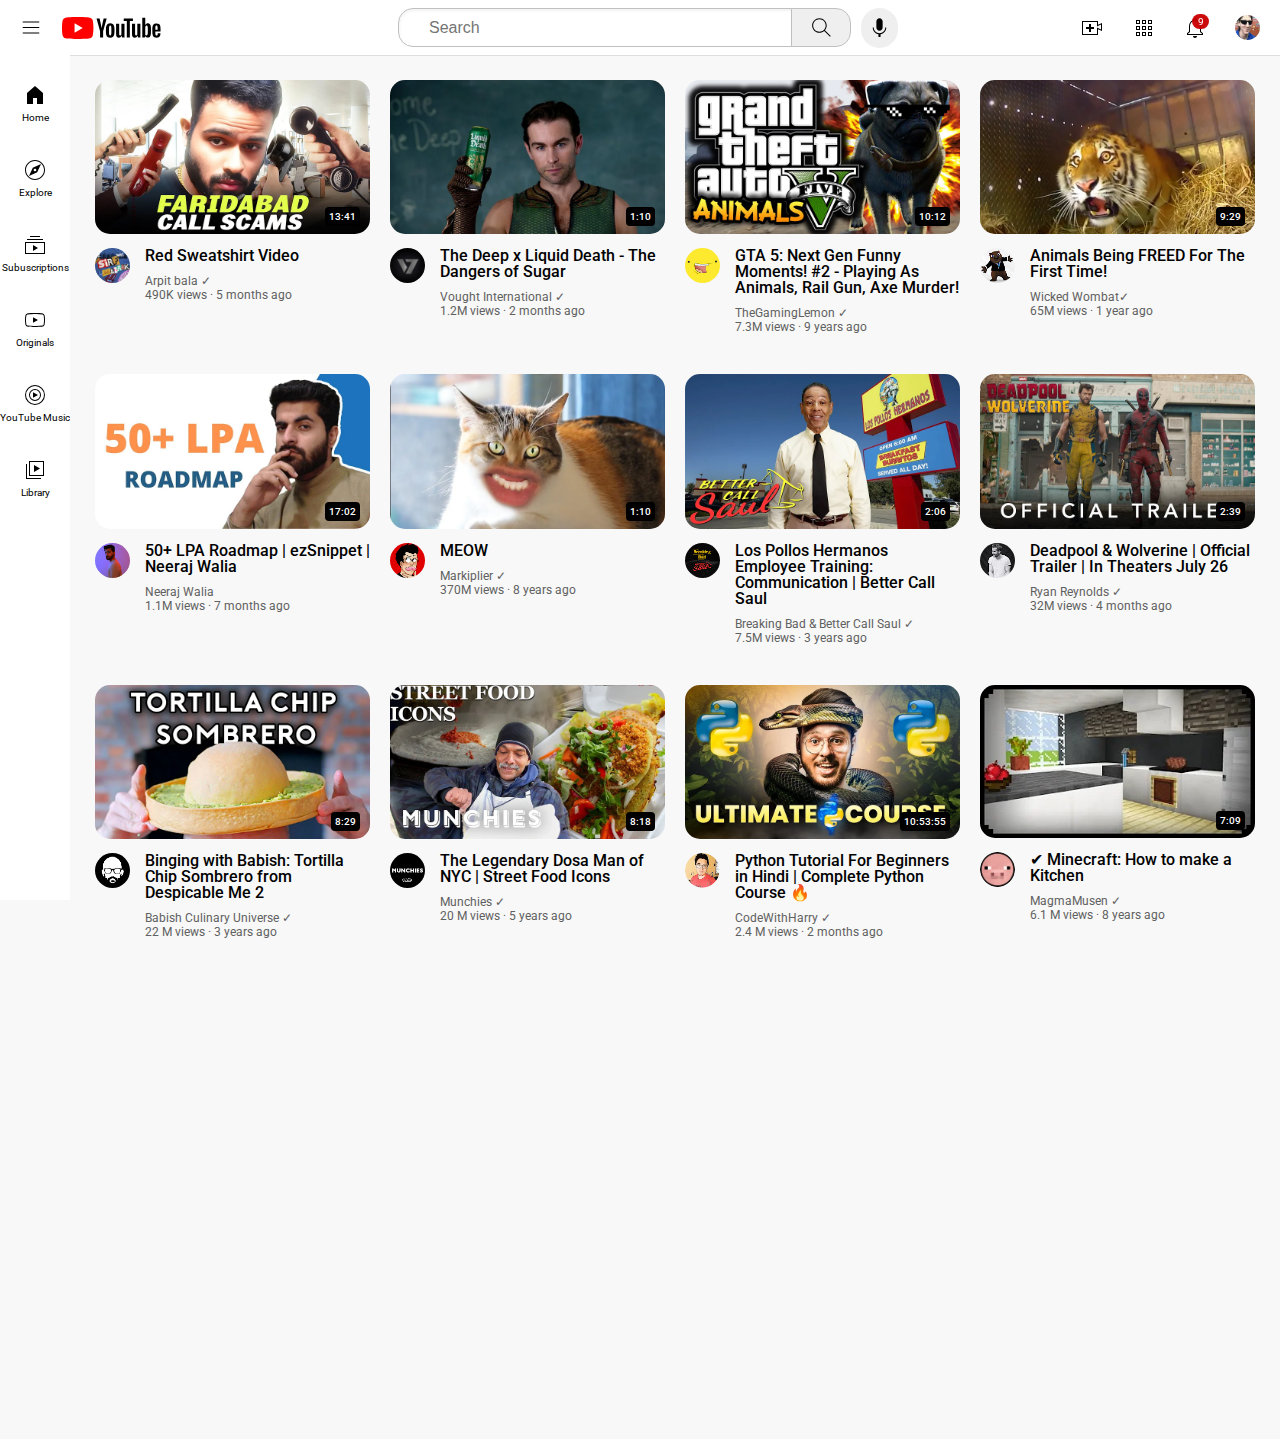
<file: index.html>
<!DOCTYPE html>
<html lang="en">

<head>
    <meta charset="UTF-8">
    <meta name="viewport" content="width=device-width, initial-scale=1.0">
    <title>Youtube</title>
    <link rel="stylesheet" href="css/general.css">
    <link rel="stylesheet" href="css/header.css">
    <link rel="stylesheet" href="css/video.css">
    <link rel="stylesheet" href="css/sidebar.css">
    <link rel="preconnect" href="https://fonts.googleapis.com">
    <link rel="preconnect" href="https://fonts.gstatic.com" crossorigin>
    <link rel="preconnect" href="https://fonts.googleapis.com">
    <link rel="preconnect" href="https://fonts.gstatic.com" crossorigin>
    <link href="https://fonts.googleapis.com/css2?family=Roboto:wght@300;400;500;700;900&display=swap" rel="stylesheet">
</head>

<body>

    <div class="header">
        <div class="header_left">
            <img src="assets/icons/hamburger-menu.svg" alt="hamburger-menu" class="ham-menu">
            <img src="assets/icons/youtube-logo.svg" alt="youtube-logo" class="logo">
        </div>
        <div class="header_mid">
            <input class="Search_bar" type="text" placeholder="Search">
            <button class="search-btn">
                <img src="assets/icons/search.svg" alt="search" class="search">
                <div class="tool-tip">Search</div>
            </button>
            <button class="voice-btn">
                <img src="assets/icons/voice-search-icon.svg" alt="voice-search" class="voice">
                <div class="tool-tip">Search  with your voice</div>
            </button>

        </div>
        <div class="header_right">
            <div class="upload-cont">
                <img src="assets/icons/upload.svg" alt="upload" class="upload">
                <div class="tool-tip">Create</div>
            </div>

            <div class="app-cont">
                <img src="assets/icons/youtube-apps.svg" alt="apps" class="apps">
                <div class="tool-tip">Youtube Apps</div>
            </div>

            <div class="noti-container">
                <img src="assets/icons/notifications.svg" alt="notifications" class="noti">
                <div class="noti-icon">9</div>
                <div class="tool-tip">Notifications</div>
            </div>
            <img src="assets/profile.pic/profile6.jpg" alt="Agent Orange" class="user">
        </div>
    </div>

    <div class="sbar">
        <div class="sidebar-link">
            <img src="assets/icons/home.svg" alt="home">
            <div>Home</div>
        </div>
        <div class="sidebar-link">
            <img src="assets/icons/explore.svg" alt="">
            <div>Explore</div>
        </div>
        <div class="sidebar-link">
            <img src="assets/icons/subscriptions.svg" alt="">
            <div>Subuscriptions</div>
        </div>
        <div class="sidebar-link">
            <img src="assets/icons/originals.svg" alt="">
            <div>Originals</div>
        </div>
        <div class="sidebar-link">
            <img src="assets/icons/youtube-music.svg" alt="">
            <div>YouTube Music</div>
        </div>
        <div class="sidebar-link">
            <img src="assets/icons/library.svg" alt="">
            <div>Library</div>
        </div>
    </div>



    <div class="vid-grid">
        <div class="video-preview">

            <div class="Trow">
                <a href="https://www.youtube.com/watch?v=DhEbZh7DFC0&pp=ygUVIFJlZCBTd2VhdHNoaXJ0IFZpZGVv">
                    <img src="assets\Thumbnail-pics\thumbnail_1.webp" alt="Thumbnail" class="thumbnail">
                </a>
                <div class="time">13:41</div>
            </div>

            <div class="vid-info-cont">
                <div class="pic-container">
                    <a href="https://www.youtube.com/@arpitbaala">
                        <img src="assets\profile.pic\profile1.jpg" alt="Author" class="profile-pic">

                    </a>
                </div>
                <div class="vid-info">
                    <p class="video-title">Red Sweatshirt Video</p>

                    <p class="video-author">Arpit bala &#10003;</p>
                    <p class="video-stats">490K views &#183; 5 months ago</p>
                </div>

            </div>

        </div>

        <div class="video-preview">

            <div class="Trow">
                <a href="https://www.youtube.com/watch?v=fsvikjIug60&pp=ygUvIFRoZSBEZWVwIHggTGlxdWlkIERlYXRoIC0gVGhlIERhbmdlcnMgb2YgU3VnYXI%3D">
                    <img src="assets\Thumbnail-pics\thumbnail_2.webp" alt="Thumbnail" class="thumbnail">
                </a>
                <div class="time">1:10</div>
            </div>

            <div class="vid-info-cont">
                <div class="pic-container">
                    <a href="https://www.youtube.com/@voughtintl">
                        <img src="assets\profile.pic\profile2.jpg" alt="Author" class="profile-pic">

                    </a>
                </div>
                <div class="vid-info">
                    <p class="video-title">The Deep x Liquid Death - The Dangers of Sugar</p>

                    <p class="video-author">Vought International &#10003;</p>
                    <p class="video-stats">1.2M views &#183; 2 months ago</p>
                </div>

            </div>

        </div>

        <div class="video-preview">

            <div class="Trow">
                <a href="https://www.youtube.com/watch?v=33ojEMAXv4c&pp=ygVNR1RBIDU6IE5leHQgR2VuIEZ1bm55IE1vbWVudHMhICMyIC0gUGxheWluZyBBcyBBbmltYWxzLCBSYWlsIEd1biwgQXhlIE11cmRlciE%3D">
                    <img src="assets\Thumbnail-pics\thumbnail_3.webp" alt="Thumbnail" class="thumbnail">
                </a>
                <div class="time">10:12</div>
            </div>

            <div class="vid-info-cont">
                <div class="pic-container">
                    <a href="https://www.youtube.com/@TheGamingLemon">
                        <img src="assets\profile.pic\profile3.jpg" alt="Author" class="profile-pic">

                    </a>
                </div>
                <div class="vid-info">
                    <p class="video-title">GTA 5: Next Gen Funny Moments! #2 - Playing As Animals, Rail Gun, Axe Murder!</p>

                    <p class="video-author">TheGamingLemon &#10003;</p>
                    <p class="video-stats">7.3M views &#183; 9 years ago</p>
                </div>

            </div>

        </div>

        <div class="video-preview">

            <div class="Trow">
                <a href="https://www.youtube.com/watch?v=bSpOU-5aq-8&pp=ygUnQW5pbWFscyBCZWluZyBGUkVFRCBGb3IgVGhlIEZpcnN0IFRpbWUh">
                    <img src="assets\Thumbnail-pics\thumbnail_4.webp" alt="Thumbnail" class="thumbnail">
                </a>
                <div class="time">9:29</div>
            </div>

            <div class="vid-info-cont">
                <div class="pic-container">
                    <a href="https://www.youtube.com/@WickedWombat">
                        <img src="assets\profile.pic\profile4.jpg" alt="Author" class="profile-pic">

                    </a>
                </div>
                <div class="vid-info">
                    <p class="video-title">Animals Being FREED For The First Time!</p>

                    <p class="video-author">Wicked Wombat&#10003;</p>
                    <p class="video-stats">65M views &#183; 1 year ago</p>
                </div>

            </div>

        </div>

        <div class="video-preview">

            <div class="Trow">
                <a href="https://www.youtube.com/watch?v=lFqxenB9CX8&pp=ygUqNTArIExQQSBSb2FkbWFwIHwgZXpTbmlwcGV0IHwgTmVlcmFqIFdhbGlh">
                    <img src="assets\Thumbnail-pics\thumbnail_5.webp" alt="Thumbnail" class="thumbnail">
                </a>
                <div class="time">17:02</div>
            </div>

            <div class="vid-info-cont">
                <div class="pic-container">
                    <a href="https://www.youtube.com/@ezsnippat">
                        <img src="assets\profile.pic\profile5.jpg" alt="Author" class="profile-pic">
                    </a>
                </div>
                <div class="vid-info">
                    <p class="video-title">50+ LPA Roadmap | ezSnippet | Neeraj Walia</p>

                    <p class="video-author">Neeraj Walia</p>
                    <p class="video-stats">1.1M views &#183; 7 months ago</p>
                </div>

            </div>

        </div>

        <div class="video-preview">

            <div class="Trow">
                <a href="https://www.youtube.com/watch?v=ndsaoMFz9J4&pp=ygUPbWVvdyBtYXJraXBsaWVy">
                    <img src="assets\Thumbnail-pics\thumbnail_6.webp" alt="Thumbnail" class="thumbnail">
                </a>
                <div class="time">1:10</div>
            </div>

            <div class="vid-info-cont">
                <div class="pic-container">
                    <a href="https://www.youtube.com/@markiplier">
                        <img src="assets\profile.pic\profile7.jpg" alt="Author" class="profile-pic">

                    </a>
                </div>
                <div class="vid-info">
                    <p class="video-title">MEOW</p>

                    <p class="video-author">Markiplier &#10003;</p>
                    <p class="video-stats">370M views &#183; 8 years ago</p>
                </div>

            </div>

        </div>

        <div class="video-preview">

            <div class="Trow">
                <a href="https://www.youtube.com/watch?v=B9RgougnhiE&pp=ygVHTG9zIFBvbGxvcyBIZXJtYW5vcyBFbXBsb3llZSBUcmFpbmluZzogQ29tbXVuaWNhdGlvbiB8IEJldHRlciBDYWxsIFNhdWw%3D">
                    <img src="assets\Thumbnail-pics\thumbnail_7.webp" alt="Thumbnail" class="thumbnail">
                </a>
                <div class="time">2:06</div>
            </div>

            <div class="vid-info-cont">
                <div class="pic-container">
                    <a href="https://www.youtube.com/@breakingbad">
                        <img src="assets\profile.pic\profile8.jpg" alt="Author" class="profile-pic">

                    </a>
                </div>
                <div class="vid-info">
                    <p class="video-title">Los Pollos Hermanos Employee Training: Communication | Better Call Saul</p>

                    <p class="video-author">Breaking Bad & Better Call Saul &#10003;
                    </p>
                    <p class="video-stats">7.5M views &#183; 3 years ago</p>
                </div>

            </div>

        </div>

        <div class="video-preview">

            <div class="Trow">
                <a href="https://www.youtube.com/watch?v=cen0rBKLuYE">
                    <img src="assets\Thumbnail-pics\thumbnail_8.webp" alt="Thumbnail" class="thumbnail">
                </a>
                <div class="time">2:39</div>
            </div>

            <div class="vid-info-cont">
                <div class="pic-container">
                    <a href="https://www.youtube.com/@VancityReynolds">
                        <img src="assets\profile.pic\profile9.jpg" alt="Author" class="profile-pic">

                    </a>
                </div>
                <div class="vid-info">
                    <p class="video-title">Deadpool & Wolverine | Official Trailer | In Theaters July 26</p>

                    <p class="video-author">Ryan Reynolds &#10003;</p>
                    <p class="video-stats">32M views &#183; 4 months ago</p>
                </div>

            </div>

        </div>

        <div class="video-preview">

            <div class="Trow">
                <a href="https://www.youtube.com/watch?v=D_Y18GEjfNY&pp=ygVAQmluZ2luZyB3aXRoIEJhYmlzaDogVG9ydGlsbGEgQ2hpcCBTb21icmVybyBmcm9tIERlc3BpY2FibGUgTWUgMg%3D%3D">

                    <img src="assets\Thumbnail-pics\thumbnail_9.webp" alt="Thumbnail" class="thumbnail">
                </a>
                <div class="time">8:29</div>
            </div>

            <div class="vid-info-cont">
                <div class="pic-container">
                    <a href="https://www.youtube.com/@babishculinaryuniverse">
                        <img src="assets\profile.pic\profile10.jpg" alt="Author" class="profile-pic">

                    </a>
                </div>
                <div class="vid-info">
                    <p class="video-title">Binging with Babish: Tortilla Chip Sombrero from Despicable Me 2</p>

                    <p class="video-author">
                        Babish Culinary Universe &#10003;</p>
                    <p class="video-stats">22 M views &#183; 3 years ago</p>
                </div>

            </div>

        </div>

        <div class="video-preview">

            <div class="Trow">
                <a href="https://www.youtube.com/watch?v=sxt4YCIsn2I&pp=ygUxVGhlIExlZ2VuZGFyeSBEb3NhIE1hbiBvZiBOWUMgfCBTdHJlZXQgRm9vZCBJY29ucw%3D%3D">
                    <img src="assets\Thumbnail-pics\thumbnail_10.webp" alt="Thumbnail" class="thumbnail">
                </a>
                <div class="time">8:18</div>
            </div>

            <div class="vid-info-cont">
                <div class="pic-container">
                    <a href="https://www.youtube.com/@Munchies">
                        <img src="assets\profile.pic\profile11.jpg" alt="Author" class="profile-pic">

                    </a>
                </div>
                <div class="vid-info">
                    <p class="video-title">The Legendary Dosa Man of NYC | Street Food Icons</p>

                    <p class="video-author">
                        Munchies &#10003;
                    </p>
                    <p class="video-stats">20 M views &#183; 5 years ago</p>
                </div>

            </div>

        </div>

        <div class="video-preview">

            <div class="Trow">
                <a href="https://www.youtube.com/watch?v=UrsmFxEIp5k&pp=ygVFIFB5dGhvbiBUdXRvcmlhbCBGb3IgQmVnaW5uZXJzIGluIEhpbmRpIHwgQ29tcGxldGUgUHl0aG9uIENvdXJzZSDwn5Sl">
                    <img src="assets\Thumbnail-pics\thumbnail_11.webp" alt="Thumbnail" class="thumbnail">

                </a>
                <div class="time">10:53:55</div>
            </div>

            <div class="vid-info-cont">
                <div class="pic-container">
                    <a href="https://www.youtube.com/@CodeWithHarry">
                        <img src="assets\profile.pic\profile12.jpg" alt="Author" class="profile-pic">

                    </a>
                </div>
                <div class="vid-info">
                    <p class="video-title">Python Tutorial For Beginners in Hindi | Complete Python Course 🔥</p>

                    <p class="video-author">
                        CodeWithHarry &#10003;</p>
                    <p class="video-stats">2.4 M views &#183; 2 months ago</p>
                </div>

            </div>

        </div>

        <div class="video-preview">

            <div class="Trow">
                <a href="https://www.youtube.com/watch?v=ThpoYXPP69Q&pp=ygUxIOKclCBNaW5lY3JhZnQ6IEhvdyB0byBtYWtlIGEgS2l0Y2hlbiBtYWdtYSBtdXNlbg%3D%3D">

                    <img src="assets\Thumbnail-pics\thumbnail_12.webp" alt="Thumbnail" class="thumbnail">
                </a>
                <div class="time">7:09</div>
            </div>

            <div class="vid-info-cont">
                <div class="pic-container">
                    <a href="https://www.youtube.com/@MagmaMusen">
                        <img src="assets\profile.pic\profile13.jpg" alt="Author" class="profile-pic">

                    </a>
                </div>
                <div class="vid-info">
                    <p class="video-title">✔ Minecraft: How to make a Kitchen</p>

                    <p class="video-author">
                        MagmaMusen &#10003;</p>
                    <p class="video-stats">6.1 M views &#183; 8 years ago</p>
                </div>

            </div>

        </div>





    </div>





</body>

</html>
</file>
<file: css/general.css>
p {
    font-family: Roboto, Arial;
    margin: 0;
}

body {
    font-family: Roboto, Arial;
    margin: 0;
    padding-bottom: 500px;
    padding-top: 80px;
    padding-left: 95px;
    padding-right: 25px;
    background-color: rgb(248, 248, 248);
}
</file>
<file: css/header.css>
.header {
    height: 55px;
    display: flex;
    flex-direction: row;
    justify-content: space-between;
    position: fixed;
    left: 0;
    right: 0;
    top: 0;
    z-index: 100;
    background-color: white;
    border-bottom-width: 1px;
    border-bottom-style: solid;
    border-color: rgb(222, 222, 222)
}

.header_left {
    display: flex;
    margin-right: 30px;
    align-items: center;
}

.ham-menu {
    cursor: pointer;
    height: 22px;
    margin-left: 20px;
    margin-right: 10px;
}

.logo {
    cursor: pointer;
    height: 22px;
    margin-left: 10px;
}

.header_mid {
    flex: 1;
    display: flex;
    flex-direction: row;
    align-items: center;
    margin-left: 60px;
    margin-right: 35px;
    max-width: 500px;
}

.Search_bar {
    font-size: 16px;
    height: 35px;
    width: 0;
    border-top-left-radius: 15px;
    border-bottom-left-radius: 15px;
    border-style: solid;
    border-width: 0.5px;
    border-color: rgb(192, 192, 192);
    padding-left: 30px;
    flex: 1;
    box-shadow: inset 1px 2px 3px rgba(0, 0, 0, 0.05);
}

.Search_bar::placeholder {
    font-size: 16px;
}

.search {
    height: 25px;
}

.search-btn {
    cursor: pointer;
    border-style: solid;
    border-width: 0.5px;
    height: 38.6px;
    width: 60px;
    border-color: rgb(192, 192, 192);
    border-top-right-radius: 15px;
    border-bottom-right-radius: 15px;
    margin-left: -1px;
}

.search-btn,
.voice-btn,
.upload-cont,
.noti-container,
.app-cont {
    position: relative;
    display: flex;
    justify-content: center;
    align-items: center;
}

.search-btn .tool-tip,
.voice-btn .tool-tip,
.upload-cont .tool-tip,
.app-cont .tool-tip,
.noti-container .tool-tip {
    position: absolute;
    background-color: gray;
    color: white;
    padding: 4px 8px;
    font-size: 12px;
    border-radius: 2px;
    bottom: -30px;
    opacity: 0;
    transition: all 0.3 ease-in-out;
    pointer-events: none;
    white-space: nowrap;
}

.search-btn:hover .tool-tip,
.voice-btn:hover .tool-tip,
.app-cont:hover .tool-tip,
.noti-container:hover .tool-tip,
.upload-cont:hover .tool-tip {
    opacity: 1;
}

.voice {
    height: 25px;
}

.voice-btn {
    cursor: pointer;
    height: 40px;
    border-radius: 40px;
    border: none;
    margin-left: 10px;
}

.header_right {
    display: flex;
    align-items: center;
    width: 180px;
    justify-content: space-between;
    margin-right: 20px;
    flex-shrink: 0;
}

.upload {
    height: 24px;
    cursor: pointer;
}

.apps {
    height: 24px;
    cursor: pointer;
}

.noti-container {
    position: relative;
}

.noti {
    height: 24px;
    cursor: pointer;
}

.noti-icon {
    cursor: pointer;
    padding-left: 6px;
    padding-right: 5px;
    padding-top: 2px;
    padding-bottom: 2px;
    font-size: 10px;
    border-radius: 10px;
    position: absolute;
    top: -2px;
    right: -2px;
    background-color: rgba(201, 0, 0, 0.952);
    color: white;
}

.user {
    height: 25px;
    width: 25px;
    border-radius: 60%;
    cursor: pointer;
}
</file>
<file: css/video.css>
.vid-grid {
    display: grid;
    grid-template-columns: 1fr 1fr 1fr 1fr;
    column-gap: 20px;
    row-gap: 40px;
}

@media(max-width:750px) {
    .vid-grid {
        grid-template-columns: 1fr 1fr;
    }
}

@media (min-width:751px) and (max-width:999px) {
    .vid-grid {
        grid-template-columns: 1fr 1fr 1fr;
    }
}

@media(min-width:1000px) {
    .vid-grid {
        grid-template-columns: 1fr 1fr 1fr 1fr;
    }
}

.Trow {
    margin-bottom: 10px;
    position: relative;
}

.time {
    position: absolute;
    background-color: black;
    color: white;
    bottom: 12px;
    right: 10px;
    font-size: 10px;
    font-weight: 500;
    padding: 4px;
    border-radius: 4px;
}

.thumbnail {
    width: 100%;
    border-radius: 15px;
}

.vid-info-cont {
    display: grid;
    grid-template-columns: 50px 1fr;
}

.profile-pic {
    width: 35px;
    border-radius: 40px;
}

.video-title {
    margin-top: 0px;
    font-weight: 500;
    font-size: 16px;
    line-height: 16px;
}

.video-author {
    margin-top: 10px;
}

.video-author,
.video-stats {
    color: rgb(96, 96, 96);
    font-size: 12px;
}
</file>
<file: css/sidebar.css>
.sbar {
    position: fixed;
    left: 0;
    bottom: 0;
    top: 55px;
    width: 70px;
    background-color: white;
    z-index: 101;
    padding-top: 10px;
}

.sidebar-link {
    height: 75px;
    display: flex;
    justify-content: center;
    align-items: center;
    flex-direction: column;
}

.sidebar-link img {
    height: 24px;
    margin-bottom: 5px;
}

.sidebar-link div {
    font-family: Roboto, Arial;
    font-size: 10px;
}

.sidebar-link:hover {
    background-color: rgb(234, 234, 234);
    cursor: pointer;
}
</file>
